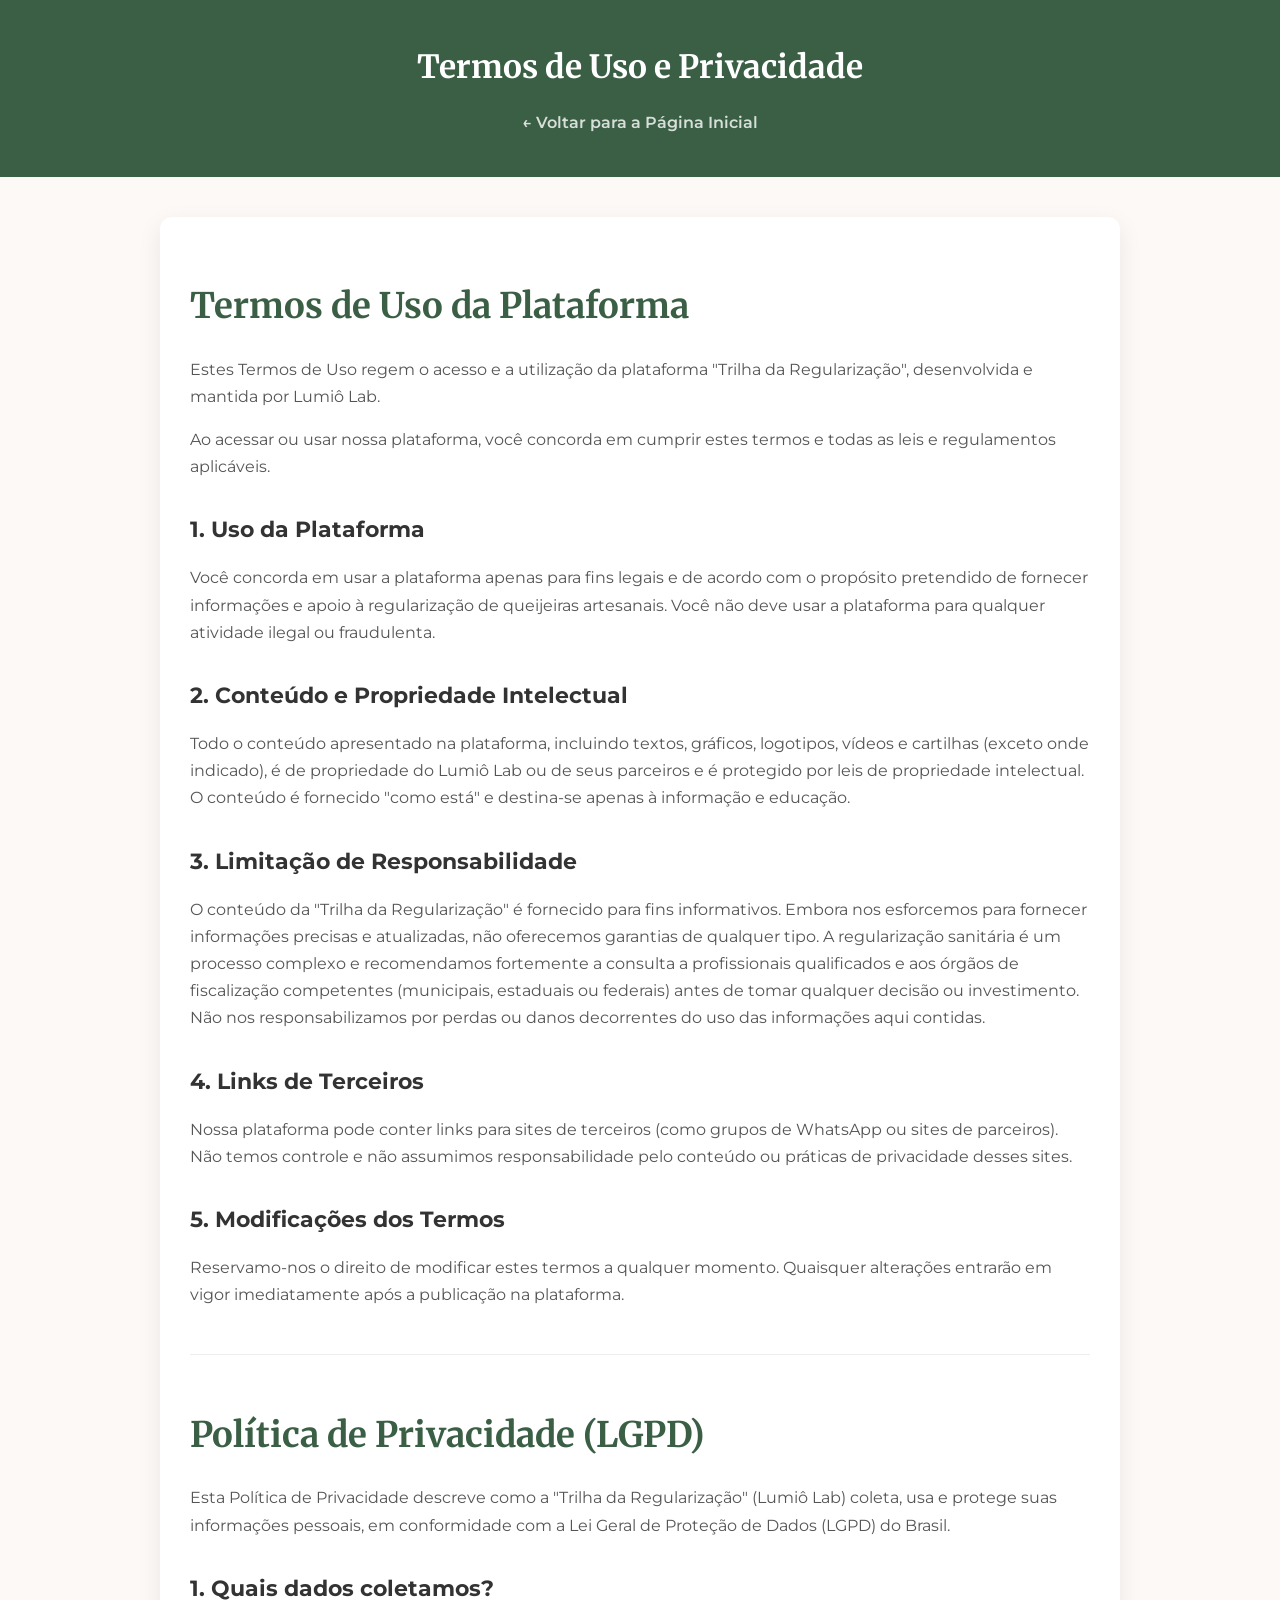
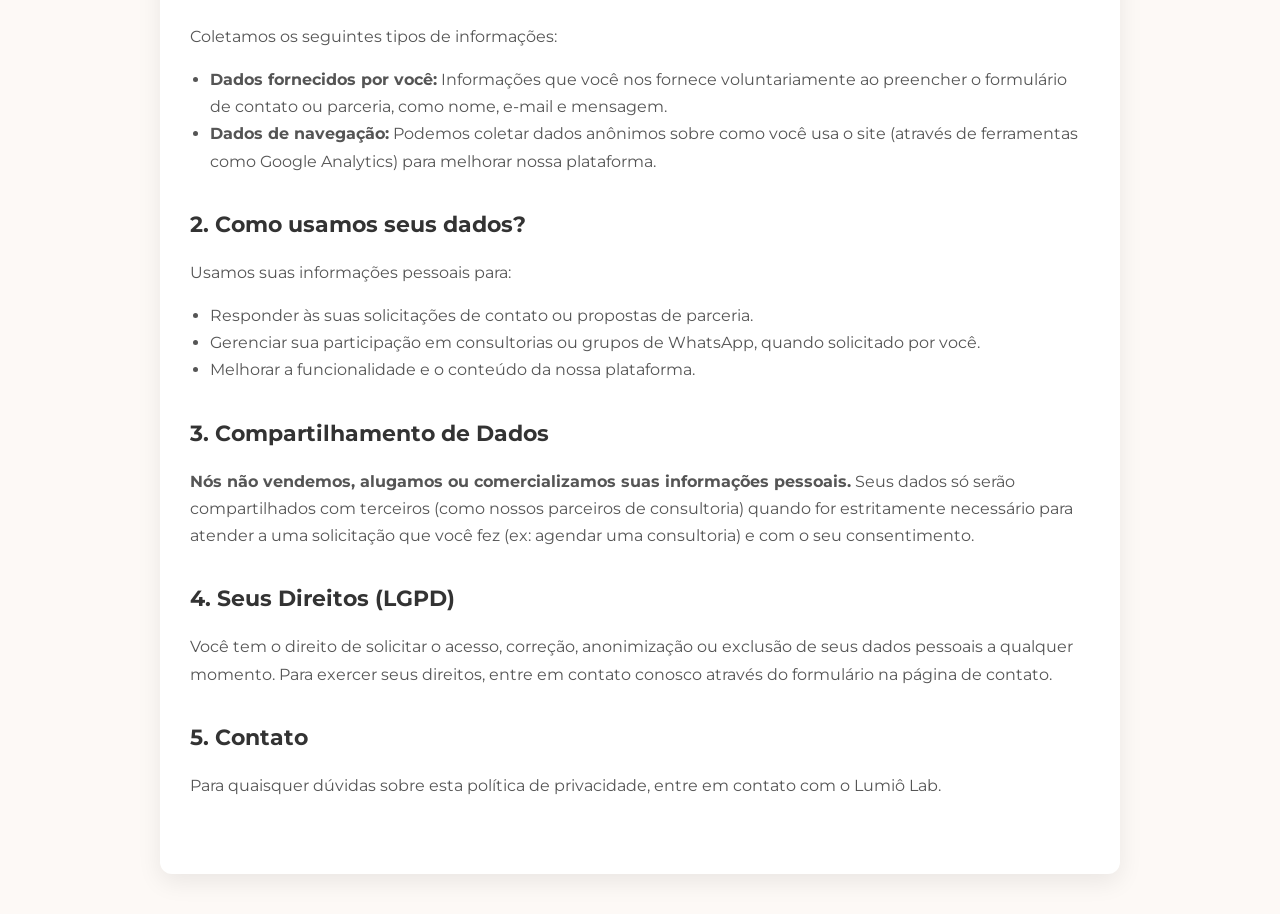
<file: legal.html>
<!DOCTYPE html>
<html lang="pt-br">
<head>
    <meta charset="UTF-8">
    <meta name="viewport" content="width=device-width, initial-scale=1.0">
    <title>Termos e Privacidade - Trilha da Regularização</title>
    
    <link rel="preconnect" href="https://fonts.googleapis.com">
    <link rel="preconnect" href="https://fonts.gstatic.com" crossorigin>
    <link href="https://fonts.googleapis.com/css2?family=Merriweather:wght@400;700&family=Montserrat:wght@400;500;600;700&display=swap" rel="stylesheet">
    
    <style>
        :root {
            --primary-green-dark: #3A5F45;
            --text-dark: #333333;
            --text-body: #555555;
            --bg-light: #FDF9F6;
            --accent-orange: #E88D67;
            --white: #ffffff;
        }
        body {
            font-family: 'Montserrat', sans-serif;
            line-height: 1.7;
            background-color: var(--bg-light);
            color: var(--text-body);
            margin: 0;
            padding: 0;
        }
        .header-legal {
            background-color: var(--primary-green-dark);
            color: var(--white);
            padding: 40px 20px;
            text-align: center;
        }
        .header-legal h1 {
            font-family: 'Merriweather', serif;
            color: var(--white);
            margin: 0;
        }
        .header-legal a {
            color: var(--white);
            font-weight: 600;
            text-decoration: none;
            display: inline-block;
            margin-top: 15px;
            opacity: 0.8;
            transition: opacity 0.3s ease;
        }
        .header-legal a:hover {
            opacity: 1;
        }
        .container-legal {
            max-width: 900px;
            margin: 40px auto;
            padding: 30px;
            background-color: var(--white);
            border-radius: 12px;
            box-shadow: 0 8px 25px rgba(0,0,0,0.08);
        }
        .container-legal section {
            margin-bottom: 50px;
            padding-bottom: 30px;
            border-bottom: 1px solid #eee;
        }
        .container-legal section:last-child {
            border-bottom: none;
            margin-bottom: 0;
        }
        .container-legal h2 {
            font-family: 'Merriweather', serif;
            color: var(--primary-green-dark);
            font-size: 2.2rem;
            margin-bottom: 20px;
        }
        .container-legal h3 {
            font-family: 'Montserrat', sans-serif;
            color: var(--text-dark);
            font-size: 1.4rem;
            margin-top: 30px;
            margin-bottom: 15px;
        }
        .container-legal p, .container-legal ul {
            font-size: 1rem;
            margin-bottom: 15px;
        }
        .container-legal ul {
            padding-left: 20px;
        }
    </style>
</head>
<body>

    <header class="header-legal">
        <h1>Termos de Uso e Privacidade</h1>
        <a href="index.html">&larr; Voltar para a Página Inicial</a>
    </header>

    <div class="container-legal">

        <section id="termos">
            <h2>Termos de Uso da Plataforma</h2>
            <p>Estes Termos de Uso regem o acesso e a utilização da plataforma "Trilha da Regularização", desenvolvida e mantida por Lumiô Lab.</p>
            <p>Ao acessar ou usar nossa plataforma, você concorda em cumprir estes termos e todas as leis e regulamentos aplicáveis.</p>

            <h3>1. Uso da Plataforma</h3>
            <p>Você concorda em usar a plataforma apenas para fins legais e de acordo com o propósito pretendido de fornecer informações e apoio à regularização de queijeiras artesanais. Você não deve usar a plataforma para qualquer atividade ilegal ou fraudulenta.</p>

            <h3>2. Conteúdo e Propriedade Intelectual</h3>
            <p>Todo o conteúdo apresentado na plataforma, incluindo textos, gráficos, logotipos, vídeos e cartilhas (exceto onde indicado), é de propriedade do Lumiô Lab ou de seus parceiros e é protegido por leis de propriedade intelectual. O conteúdo é fornecido "como está" e destina-se apenas à informação e educação.</p>

            <h3>3. Limitação de Responsabilidade</h3>
            <p>O conteúdo da "Trilha da Regularização" é fornecido para fins informativos. Embora nos esforcemos para fornecer informações precisas e atualizadas, não oferecemos garantias de qualquer tipo. A regularização sanitária é um processo complexo e recomendamos fortemente a consulta a profissionais qualificados e aos órgãos de fiscalização competentes (municipais, estaduais ou federais) antes de tomar qualquer decisão ou investimento. Não nos responsabilizamos por perdas ou danos decorrentes do uso das informações aqui contidas.</p>
            
            <h3>4. Links de Terceiros</h3>
            <p>Nossa plataforma pode conter links para sites de terceiros (como grupos de WhatsApp ou sites de parceiros). Não temos controle e não assumimos responsabilidade pelo conteúdo ou práticas de privacidade desses sites.</p>

            <h3>5. Modificações dos Termos</h3>
            <p>Reservamo-nos o direito de modificar estes termos a qualquer momento. Quaisquer alterações entrarão em vigor imediatamente após a publicação na plataforma.</p>
        </section>

        <section id="privacidade">
            <h2>Política de Privacidade (LGPD)</h2>
            <p>Esta Política de Privacidade descreve como a "Trilha da Regularização" (Lumiô Lab) coleta, usa e protege suas informações pessoais, em conformidade com a Lei Geral de Proteção de Dados (LGPD) do Brasil.</p>

            <h3>1. Quais dados coletamos?</h3>
            <p>Coletamos os seguintes tipos de informações:</p>
            <ul>
                <li><strong>Dados fornecidos por você:</strong> Informações que você nos fornece voluntariamente ao preencher o formulário de contato ou parceria, como nome, e-mail e mensagem.</li>
                <li><strong>Dados de navegação:</strong> Podemos coletar dados anônimos sobre como você usa o site (através de ferramentas como Google Analytics) para melhorar nossa plataforma.</li>
            </ul>

            <h3>2. Como usamos seus dados?</h3>
            <p>Usamos suas informações pessoais para:</p>
            <ul>
                <li>Responder às suas solicitações de contato ou propostas de parceria.</li>
                <li>Gerenciar sua participação em consultorias ou grupos de WhatsApp, quando solicitado por você.</li>
                <li>Melhorar a funcionalidade e o conteúdo da nossa plataforma.</li>
            </ul>

            <h3>3. Compartilhamento de Dados</h3>
            <p><strong>Nós não vendemos, alugamos ou comercializamos suas informações pessoais.</strong> Seus dados só serão compartilhados com terceiros (como nossos parceiros de consultoria) quando for estritamente necessário para atender a uma solicitação que você fez (ex: agendar uma consultoria) e com o seu consentimento.</p>

            <h3>4. Seus Direitos (LGPD)</h3>
            <p>Você tem o direito de solicitar o acesso, correção, anonimização ou exclusão de seus dados pessoais a qualquer momento. Para exercer seus direitos, entre em contato conosco através do formulário na página de contato.</p>

            <h3>5. Contato</h3>
            <p>Para quaisquer dúvidas sobre esta política de privacidade, entre em contato com o Lumiô Lab.</p>
        </section>

    </div>

</body>
</html>
</file>
